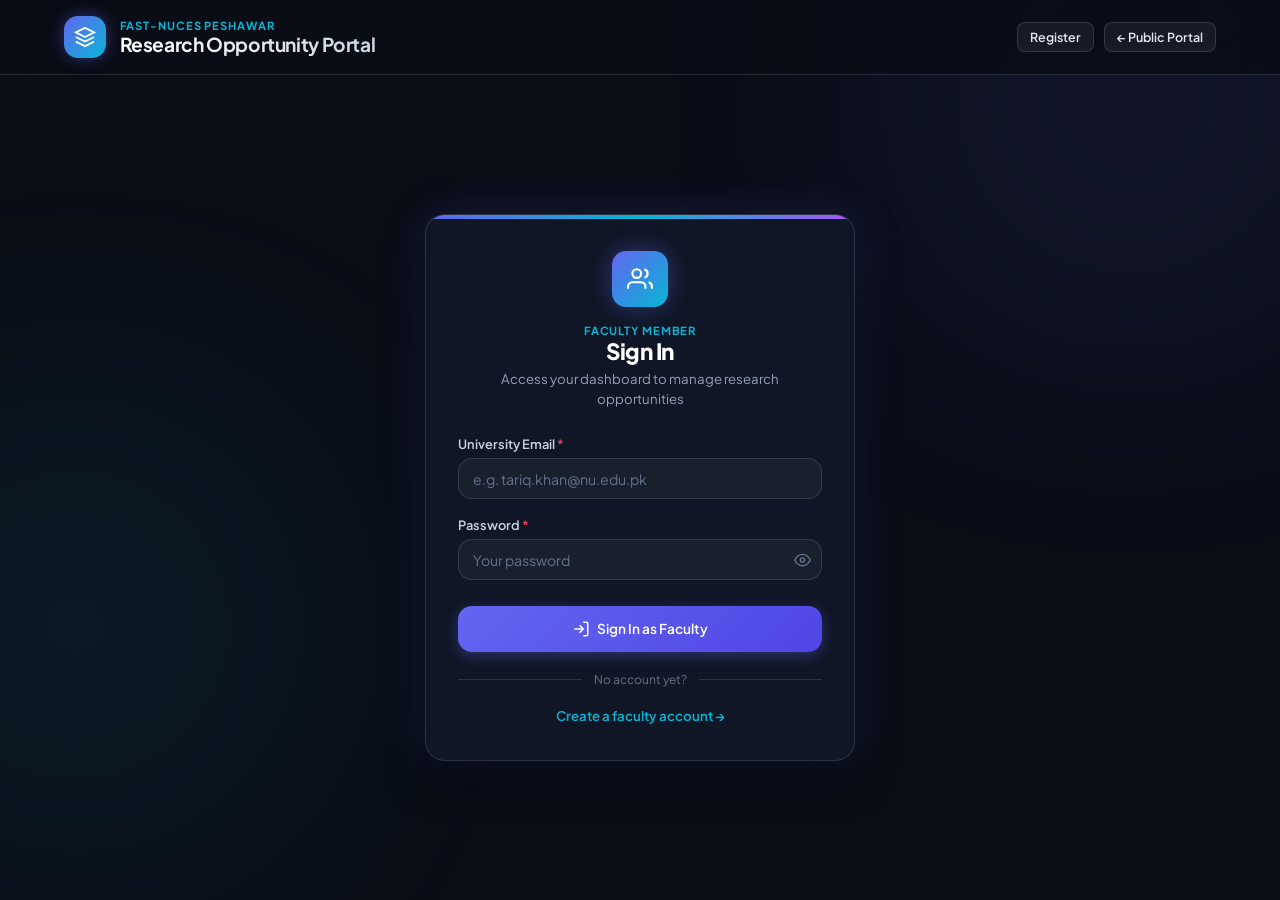
<file: frontend/faculty-login.html>
<!DOCTYPE html>
<html lang="en">
<head>
  <meta charset="UTF-8">
  <meta name="viewport" content="width=device-width, initial-scale=1.0">
  <title>FAST-NUCES | Faculty Sign In</title>
  <meta name="description" content="Faculty member login to manage university research opportunity posts.">
  <link rel="preconnect" href="https://fonts.googleapis.com">
  <link rel="preconnect" href="https://fonts.gstatic.com" crossorigin>
  <link href="https://fonts.googleapis.com/css2?family=Plus+Jakarta+Sans:wght@300;400;500;600;700;800&family=Space+Grotesk:wght@500;700&display=swap" rel="stylesheet">
  <style>
    :root{--bg:#0a0e17;--card:rgba(17,24,39,.9);--border:rgba(255,255,255,.12);--text:#f8fafc;--muted:#94a3b8;--dim:#64748b;--indigo:#6366f1;--indigo-d:#4f46e5;--cyan:#06b6d4;--emerald:#10b981;--rose:#f43f5e;--font:'Plus Jakarta Sans',system-ui,sans-serif;--r-sm:8px;--r-md:14px;--r-lg:20px;}
    *{margin:0;padding:0;box-sizing:border-box;}
    body{font-family:var(--font);background:var(--bg);color:var(--text);min-height:100vh;display:flex;flex-direction:column;overflow-x:hidden;-webkit-font-smoothing:antialiased;}
    .glow{position:fixed;border-radius:50%;filter:blur(140px);pointer-events:none;z-index:0;opacity:.32;}
    .g1{width:500px;height:500px;background:radial-gradient(circle,#6366f1,transparent 70%);top:-150px;right:-100px;}
    .g2{width:450px;height:450px;background:radial-gradient(circle,#06b6d4,transparent 70%);bottom:50px;left:-150px;}
    .app-header{position:sticky;top:0;z-index:40;background:rgba(10,14,23,.85);backdrop-filter:blur(18px);border-bottom:1px solid var(--border);}
    .hdr{max-width:1200px;margin:0 auto;padding:1rem 1.5rem;display:flex;align-items:center;justify-content:space-between;}
    .brand a{display:flex;align-items:center;gap:.85rem;text-decoration:none;}
    .logo-box{width:42px;height:42px;background:linear-gradient(135deg,var(--indigo),var(--cyan));border-radius:var(--r-md);display:flex;align-items:center;justify-content:center;color:#fff;box-shadow:0 0 15px rgba(99,102,241,.4);}
    .u-tag{font-size:.7rem;font-weight:700;text-transform:uppercase;letter-spacing:.08em;color:var(--cyan);display:block;}
    .p-title{font-size:1.2rem;font-weight:700;letter-spacing:-.02em;background:linear-gradient(to right,#fff,#cbd5e1);-webkit-background-clip:text;-webkit-text-fill-color:transparent;}
    .btn{display:inline-flex;align-items:center;justify-content:center;gap:.45rem;padding:.55rem 1rem;font-size:.85rem;font-weight:600;border-radius:var(--r-md);border:none;cursor:pointer;transition:all .2s;font-family:inherit;text-decoration:none;}
    .btn-ghost{background:rgba(255,255,255,.06);color:#e2e8f0;border:1px solid var(--border);}
    .btn-ghost:hover{background:rgba(255,255,255,.12);color:#fff;}
    .btn-sm{padding:.38rem .75rem;font-size:.78rem;border-radius:var(--r-sm);}
    .page{flex:1;display:flex;align-items:center;justify-content:center;padding:2.5rem 1.5rem;position:relative;z-index:10;}
    .card{background:var(--card);backdrop-filter:blur(20px);border:1px solid var(--border);border-radius:var(--r-lg);max-width:430px;width:100%;padding:2.25rem 2rem;box-shadow:0 16px 40px rgba(0,0,0,.5),0 0 45px rgba(99,102,241,.2);position:relative;overflow:hidden;animation:slideUp .35s cubic-bezier(.16,1,.3,1);}
    @keyframes slideUp{from{opacity:0;transform:translateY(22px) scale(.97)}to{opacity:1;transform:none}}
    .card::before{content:'';position:absolute;top:0;left:0;width:100%;height:4px;background:linear-gradient(90deg,var(--indigo),var(--cyan),#a855f7);}
    .card-hdr{text-align:center;margin-bottom:1.75rem;}
    .card-icon{width:56px;height:56px;background:linear-gradient(135deg,var(--indigo),var(--cyan));border-radius:var(--r-md);margin:0 auto 1rem;display:flex;align-items:center;justify-content:center;color:#fff;box-shadow:0 0 25px rgba(99,102,241,.4);}
    .card-title{font-size:1.4rem;font-weight:800;letter-spacing:-.02em;color:#fff;margin-bottom:.25rem;}
    .card-sub{font-size:.83rem;color:var(--muted);line-height:1.45;}
    .form-group{margin-bottom:1.1rem;}
    label{display:block;font-size:.8rem;font-weight:600;color:#cbd5e1;margin-bottom:.4rem;}
    .req{color:var(--rose);}
    .field{width:100%;padding:.65rem .9rem;background:rgba(255,255,255,.04);border:1px solid var(--border);border-radius:var(--r-md);color:#fff;font-size:.88rem;font-family:inherit;transition:all .2s;}
    .field:focus{outline:none;border-color:var(--indigo);background:rgba(255,255,255,.07);box-shadow:0 0 0 3px rgba(99,102,241,.25);}
    .field::placeholder{color:var(--dim);}
    .pw-wrap{position:relative;}
    .pw-wrap .field{padding-right:2.6rem;}
    .pw-toggle{position:absolute;right:.7rem;top:50%;transform:translateY(-50%);background:none;border:none;color:var(--dim);cursor:pointer;display:flex;align-items:center;transition:color .2s;}
    .pw-toggle:hover{color:#fff;}
    .btn-primary{background:linear-gradient(135deg,var(--indigo),var(--indigo-d));color:#fff;box-shadow:0 4px 14px rgba(99,102,241,.35);}
    .btn-primary:hover:not(:disabled){background:linear-gradient(135deg,var(--indigo-d),#4338ca);transform:translateY(-2px);box-shadow:0 6px 20px rgba(99,102,241,.5);}
    .btn-primary:disabled{opacity:.6;cursor:not-allowed;}
    .w-full{width:100%;}
    .alert{padding:.8rem 1rem;border-radius:var(--r-md);font-size:.83rem;display:flex;align-items:flex-start;gap:.6rem;margin-bottom:1.1rem;}
    .alert.danger{background:rgba(244,63,94,.15);border:1px solid rgba(244,63,94,.35);color:#fecdd3;}
    .alert.success{background:rgba(16,185,129,.15);border:1px solid rgba(16,185,129,.35);color:#a7f3d0;}
    .hidden{display:none!important;}
    .divider{display:flex;align-items:center;gap:.75rem;margin:1.25rem 0;}
    .divider-line{flex:1;height:1px;background:var(--border);}
    .divider-text{font-size:.75rem;color:var(--dim);}
    .card-footer{text-align:center;margin-top:.5rem;font-size:.83rem;color:var(--muted);}
    .card-footer a{color:var(--cyan);text-decoration:none;font-weight:600;}
    .card-footer a:hover{text-decoration:underline;}
    @keyframes spin{to{transform:rotate(360deg)}}
  </style>
</head>
<body>
  <div class="glow g1"></div>
  <div class="glow g2"></div>

  <header class="app-header">
    <div class="hdr">
      <div class="brand">
        <a href="/">
          <div class="logo-box">
            <svg width="22" height="22" viewBox="0 0 24 24" fill="none" stroke="currentColor" stroke-width="2">
              <path d="M12 2L2 7l10 5 10-5-10-5zM2 17l10 5 10-5M2 12l10 5 10-5"/>
            </svg>
          </div>
          <div>
            <span class="u-tag">FAST-NUCES Peshawar</span>
            <span class="p-title">Research Opportunity Portal</span>
          </div>
        </a>
      </div>
      <div style="display:flex;gap:.6rem;align-items:center;">
        <a href="/faculty/register" class="btn btn-ghost btn-sm">Register</a>
        <a href="/" class="btn btn-ghost btn-sm">← Public Portal</a>
      </div>
    </div>
  </header>

  <main class="page">
    <div class="card">

      <div class="card-hdr">
        <div class="card-icon">
          <svg width="26" height="26" viewBox="0 0 24 24" fill="none" stroke="currentColor" stroke-width="2">
            <path d="M17 21v-2a4 4 0 0 0-4-4H5a4 4 0 0 0-4 4v2"/>
            <circle cx="9" cy="7" r="4"/>
            <path d="M23 21v-2a4 4 0 0 0-3-3.87M16 3.13a4 4 0 0 1 0 7.75"/>
          </svg>
        </div>
        <span class="u-tag">Faculty Member</span>
        <h1 class="card-title">Sign In</h1>
        <p class="card-sub">Access your dashboard to manage research opportunities</p>
      </div>

      <div id="alertBox" class="alert danger hidden">
        <svg width="17" height="17" viewBox="0 0 24 24" fill="none" stroke="currentColor" stroke-width="2" style="flex-shrink:0;margin-top:1px">
          <circle cx="12" cy="12" r="10"/><line x1="12" y1="8" x2="12" y2="12"/><line x1="12" y1="16" x2="12.01" y2="16"/>
        </svg>
        <span id="alertText"></span>
      </div>

      <form id="loginForm" novalidate>

        <div class="form-group">
          <label for="email">University Email <span class="req">*</span></label>
          <input class="field" id="email" type="email" placeholder="e.g. tariq.khan@nu.edu.pk" autocomplete="email" required>
        </div>

        <div class="form-group">
          <label for="password">Password <span class="req">*</span></label>
          <div class="pw-wrap">
            <input class="field" id="password" type="password" placeholder="Your password" autocomplete="current-password" required>
            <button type="button" class="pw-toggle" id="pwToggle">
              <svg id="eyeIcon" width="17" height="17" viewBox="0 0 24 24" fill="none" stroke="currentColor" stroke-width="2">
                <path d="M1 12s4-8 11-8 11 8 11 8-4 8-11 8-11-8-11-8z"/><circle cx="12" cy="12" r="3"/>
              </svg>
            </button>
          </div>
        </div>

        <button type="submit" id="submitBtn" class="btn btn-primary w-full" style="height:46px;margin-top:.5rem;">
          <svg width="18" height="18" viewBox="0 0 24 24" fill="none" stroke="currentColor" stroke-width="2">
            <path d="M15 3h4a2 2 0 0 1 2 2v14a2 2 0 0 1-2 2h-4"/>
            <polyline points="10 17 15 12 10 7"/><line x1="15" y1="12" x2="3" y2="12"/>
          </svg>
          Sign In as Faculty
        </button>

      </form>

      <div class="divider">
        <div class="divider-line"></div>
        <span class="divider-text">No account yet?</span>
        <div class="divider-line"></div>
      </div>

      <div class="card-footer">
        <a href="/faculty/register">Create a faculty account →</a>
      </div>

    </div>
  </main>

  <script>
    const eyeSVG    = `<path d="M1 12s4-8 11-8 11 8 11 8-4 8-11 8-11-8-11-8z"/><circle cx="12" cy="12" r="3"/>`;
    const eyeOffSVG = `<path d="M17.94 17.94A10.07 10.07 0 0 1 12 20c-7 0-11-8-11-8a18.45 18.45 0 0 1 5.06-5.94M9.9 4.24A9.12 9.12 0 0 1 12 4c7 0 11 8 11 8a18.5 18.5 0 0 1-2.16 3.19m-6.72-1.07a3 3 0 1 1-4.24-4.24"/><line x1="1" y1="1" x2="23" y2="23"/>`;

    document.getElementById('pwToggle').addEventListener('click', () => {
      const inp = document.getElementById('password');
      const isPass = inp.type === 'password';
      inp.type = isPass ? 'text' : 'password';
      document.getElementById('eyeIcon').innerHTML = isPass ? eyeOffSVG : eyeSVG;
    });

    function showAlert(msg, type = 'danger') {
      const box = document.getElementById('alertBox');
      box.className = `alert ${type}`;
      document.getElementById('alertText').textContent = msg;
      box.classList.remove('hidden');
    }

    document.getElementById('loginForm').addEventListener('submit', async (e) => {
      e.preventDefault();
      document.getElementById('alertBox').classList.add('hidden');

      const email    = document.getElementById('email').value.trim();
      const password = document.getElementById('password').value;

      if (!email || !password) {
        showAlert('Please enter your email and password.', 'danger');
        return;
      }

      const btn = document.getElementById('submitBtn');
      btn.disabled = true;
      btn.innerHTML = `<span style="display:inline-block;width:16px;height:16px;border:2px solid rgba(255,255,255,.3);border-top-color:#fff;border-radius:50%;animation:spin .8s linear infinite;"></span>&nbsp;Signing in...`;

      try {
        const res  = await fetch('/api/faculty/login', {
          method: 'POST',
          headers: { 'Content-Type': 'application/json' },
          credentials: 'include',
          body: JSON.stringify({ email, password })
        });
        const data = await res.json();

        if (!res.ok) {
          showAlert(data.message || 'Invalid credentials.', 'danger');
          return;
        }

        // Persist token
        if (data.token) {
          localStorage.setItem('faculty_token', data.token);
          localStorage.setItem('faculty_user', JSON.stringify(data.faculty));
        }

        showAlert('Authenticated! Redirecting to dashboard...', 'success');
        setTimeout(() => window.location.href = '/faculty/dashboard', 700);
      } catch (err) {
        showAlert('Network error. Please try again.', 'danger');
      } finally {
        btn.disabled = false;
        btn.innerHTML = `<svg width="18" height="18" viewBox="0 0 24 24" fill="none" stroke="currentColor" stroke-width="2"><path d="M15 3h4a2 2 0 0 1 2 2v14a2 2 0 0 1-2 2h-4"/><polyline points="10 17 15 12 10 7"/><line x1="15" y1="12" x2="3" y2="12"/></svg> Sign In as Faculty`;
      }
    });
  </script>
</body>
</html>
</file>
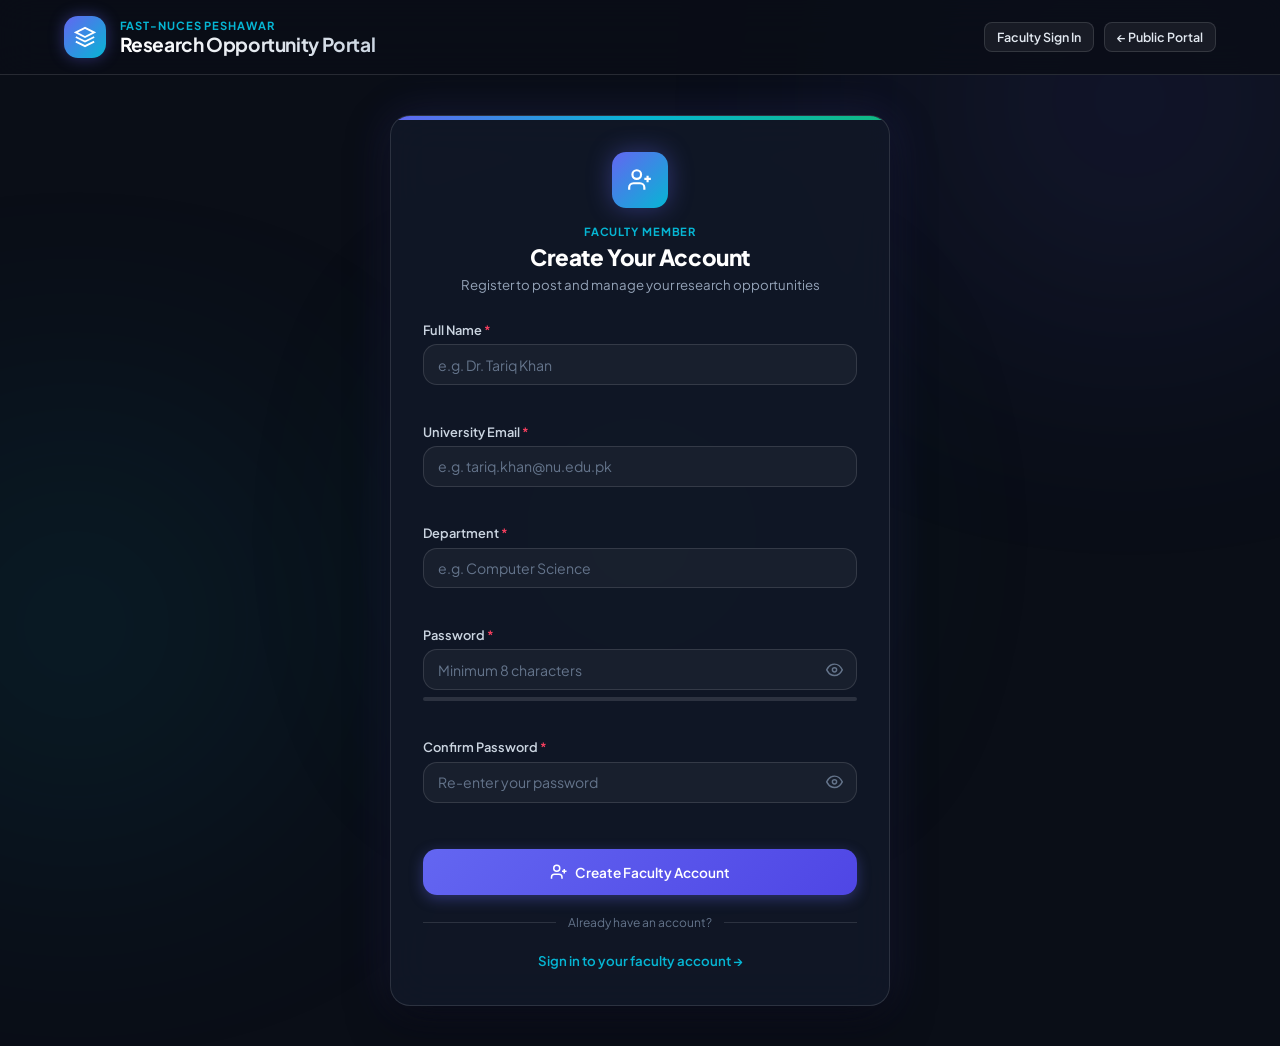
<file: frontend/faculty-register.html>
<!DOCTYPE html>
<html lang="en">
<head>
  <meta charset="UTF-8">
  <meta name="viewport" content="width=device-width, initial-scale=1.0">
  <title>FAST-NUCES | Faculty Registration</title>
  <meta name="description" content="Register as a faculty member to post and manage university research opportunities.">
  <link rel="preconnect" href="https://fonts.googleapis.com">
  <link rel="preconnect" href="https://fonts.gstatic.com" crossorigin>
  <link href="https://fonts.googleapis.com/css2?family=Plus+Jakarta+Sans:wght@300;400;500;600;700;800&family=Space+Grotesk:wght@500;700&display=swap" rel="stylesheet">
  <style>
    :root {
      --bg:          #0a0e17;
      --card-bg:     rgba(17,24,39,0.9);
      --border:      rgba(255,255,255,0.12);
      --text:        #f8fafc;
      --muted:       #94a3b8;
      --dim:         #64748b;
      --indigo:      #6366f1;
      --indigo-dark: #4f46e5;
      --cyan:        #06b6d4;
      --emerald:     #10b981;
      --rose:        #f43f5e;
      --amber:       #f59e0b;
      --font:        'Plus Jakarta Sans', system-ui, sans-serif;
      --r-sm:        8px;
      --r-md:        14px;
      --r-lg:        20px;
    }
    *{margin:0;padding:0;box-sizing:border-box;}
    body{font-family:var(--font);background:var(--bg);color:var(--text);min-height:100vh;display:flex;flex-direction:column;overflow-x:hidden;-webkit-font-smoothing:antialiased;}

    /* Glows */
    .glow{position:fixed;border-radius:50%;filter:blur(140px);pointer-events:none;z-index:0;opacity:0.3;}
    .g1{width:500px;height:500px;background:radial-gradient(circle,#6366f1,transparent 70%);top:-150px;right:-100px;}
    .g2{width:450px;height:450px;background:radial-gradient(circle,#06b6d4,transparent 70%);bottom:50px;left:-150px;}
    .g3{width:350px;height:350px;background:radial-gradient(circle,#10b981,transparent 70%);top:40%;left:50%;transform:translateX(-50%);}

    /* Header */
    .app-header{position:sticky;top:0;z-index:40;background:rgba(10,14,23,0.85);backdrop-filter:blur(18px);border-bottom:1px solid var(--border);}
    .hdr{max-width:1200px;margin:0 auto;padding:1rem 1.5rem;display:flex;align-items:center;justify-content:space-between;gap:1rem;}
    .brand a{display:flex;align-items:center;gap:0.85rem;text-decoration:none;}
    .logo-box{width:42px;height:42px;background:linear-gradient(135deg,var(--indigo),var(--cyan));border-radius:var(--r-md);display:flex;align-items:center;justify-content:center;color:#fff;box-shadow:0 0 15px rgba(99,102,241,0.4);}
    .u-tag{font-size:0.7rem;font-weight:700;text-transform:uppercase;letter-spacing:.08em;color:var(--cyan);display:block;}
    .p-title{font-size:1.2rem;font-weight:700;letter-spacing:-.02em;background:linear-gradient(to right,#fff,#cbd5e1);-webkit-background-clip:text;-webkit-text-fill-color:transparent;}
    .btn{display:inline-flex;align-items:center;justify-content:center;gap:.45rem;padding:.55rem 1rem;font-size:.85rem;font-weight:600;border-radius:var(--r-md);border:none;cursor:pointer;transition:all .2s;font-family:inherit;text-decoration:none;}
    .btn-ghost{background:rgba(255,255,255,.06);color:#e2e8f0;border:1px solid var(--border);}
    .btn-ghost:hover{background:rgba(255,255,255,.12);color:#fff;}
    .btn-sm{padding:.38rem .75rem;font-size:.78rem;border-radius:var(--r-sm);}

    /* Page */
    .page{flex:1;display:flex;align-items:center;justify-content:center;padding:2.5rem 1.5rem;position:relative;z-index:10;}
    .card{background:var(--card-bg);backdrop-filter:blur(20px);border:1px solid var(--border);border-radius:var(--r-lg);max-width:500px;width:100%;padding:2.25rem 2rem;box-shadow:0 16px 40px rgba(0,0,0,.5),0 0 45px rgba(99,102,241,.18);position:relative;overflow:hidden;animation:slideUp .35s cubic-bezier(.16,1,.3,1);}
    @keyframes slideUp{from{opacity:0;transform:translateY(22px) scale(.97)}to{opacity:1;transform:none}}
    .card::before{content:'';position:absolute;top:0;left:0;width:100%;height:4px;background:linear-gradient(90deg,var(--indigo),var(--cyan),var(--emerald));}

    /* Card Header */
    .card-hdr{text-align:center;margin-bottom:1.75rem;}
    .card-icon{width:56px;height:56px;background:linear-gradient(135deg,var(--indigo),var(--cyan));border-radius:var(--r-md);margin:0 auto 1rem;display:flex;align-items:center;justify-content:center;color:#fff;box-shadow:0 0 25px rgba(99,102,241,.4);}
    .card-hdr .u-tag{display:block;margin-bottom:.3rem;}
    .card-title{font-size:1.4rem;font-weight:800;letter-spacing:-.02em;color:#fff;margin-bottom:.25rem;}
    .card-sub{font-size:.83rem;color:var(--muted);line-height:1.45;}

    /* Form */
    .form-group{margin-bottom:1.1rem;}
    label{display:block;font-size:.8rem;font-weight:600;color:#cbd5e1;margin-bottom:.4rem;}
    .req{color:var(--rose);}
    .field{width:100%;padding:.65rem .9rem;background:rgba(255,255,255,.04);border:1px solid var(--border);border-radius:var(--r-md);color:#fff;font-size:.88rem;font-family:inherit;transition:all .2s;}
    .field:focus{outline:none;border-color:var(--indigo);background:rgba(255,255,255,.07);box-shadow:0 0 0 3px rgba(99,102,241,.25);}
    .field::placeholder{color:var(--dim);}
    .field-err{display:block;font-size:.75rem;color:#fda4af;margin-top:.3rem;min-height:1rem;}

    /* Password wrapper */
    .pw-wrap{position:relative;}
    .pw-wrap .field{padding-right:2.6rem;}
    .pw-toggle{position:absolute;right:.7rem;top:50%;transform:translateY(-50%);background:none;border:none;color:var(--dim);cursor:pointer;display:flex;align-items:center;transition:color .2s;padding:.2rem;}
    .pw-toggle:hover{color:#fff;}

    /* Divider */
    .divider{display:flex;align-items:center;gap:.75rem;margin:1.25rem 0;}
    .divider-line{flex:1;height:1px;background:var(--border);}
    .divider-text{font-size:.75rem;color:var(--dim);white-space:nowrap;}

    /* Buttons */
    .btn-primary{background:linear-gradient(135deg,var(--indigo),var(--indigo-dark));color:#fff;box-shadow:0 4px 14px rgba(99,102,241,.35);}
    .btn-primary:hover:not(:disabled){background:linear-gradient(135deg,var(--indigo-dark),#4338ca);transform:translateY(-2px);box-shadow:0 6px 20px rgba(99,102,241,.5);}
    .btn-primary:disabled{opacity:.6;cursor:not-allowed;}
    .w-full{width:100%;}

    /* Alert */
    .alert{padding:.8rem 1rem;border-radius:var(--r-md);font-size:.83rem;display:flex;align-items:flex-start;gap:.6rem;margin-bottom:1.1rem;}
    .alert.danger{background:rgba(244,63,94,.15);border:1px solid rgba(244,63,94,.35);color:#fecdd3;}
    .alert.success{background:rgba(16,185,129,.15);border:1px solid rgba(16,185,129,.35);color:#a7f3d0;}
    .hidden{display:none!important;}

    /* Footer links */
    .card-footer{text-align:center;margin-top:1.4rem;font-size:.83rem;color:var(--muted);}
    .card-footer a{color:var(--cyan);text-decoration:none;font-weight:600;}
    .card-footer a:hover{text-decoration:underline;}

    /* Strength meter */
    .strength-bar{height:4px;border-radius:2px;margin-top:.45rem;background:var(--border);overflow:hidden;}
    .strength-fill{height:100%;border-radius:2px;width:0;transition:width .3s,background .3s;}
    .strength-label{font-size:.72rem;margin-top:.3rem;}

    @keyframes spin{to{transform:rotate(360deg)}}
  </style>
</head>
<body>
  <div class="glow g1"></div>
  <div class="glow g2"></div>
  <div class="glow g3"></div>

  <header class="app-header">
    <div class="hdr">
      <div class="brand">
        <a href="/">
          <div class="logo-box">
            <svg width="22" height="22" viewBox="0 0 24 24" fill="none" stroke="currentColor" stroke-width="2">
              <path d="M12 2L2 7l10 5 10-5-10-5zM2 17l10 5 10-5M2 12l10 5 10-5"/>
            </svg>
          </div>
          <div>
            <span class="u-tag">FAST-NUCES Peshawar</span>
            <span class="p-title">Research Opportunity Portal</span>
          </div>
        </a>
      </div>
      <div style="display:flex;gap:.6rem;align-items:center;">
        <a href="/faculty/login" class="btn btn-ghost btn-sm">Faculty Sign In</a>
        <a href="/" class="btn btn-ghost btn-sm">← Public Portal</a>
      </div>
    </div>
  </header>

  <main class="page">
    <div class="card">

      <div class="card-hdr">
        <div class="card-icon">
          <svg width="26" height="26" viewBox="0 0 24 24" fill="none" stroke="currentColor" stroke-width="2">
            <path d="M16 21v-2a4 4 0 0 0-4-4H6a4 4 0 0 0-4 4v2"/>
            <circle cx="9" cy="7" r="4"/>
            <line x1="19" y1="8" x2="19" y2="14"/>
            <line x1="22" y1="11" x2="16" y2="11"/>
          </svg>
        </div>
        <span class="u-tag">Faculty Member</span>
        <h1 class="card-title">Create Your Account</h1>
        <p class="card-sub">Register to post and manage your research opportunities</p>
      </div>

      <!-- Alert -->
      <div id="alertBox" class="alert danger hidden">
        <svg width="17" height="17" viewBox="0 0 24 24" fill="none" stroke="currentColor" stroke-width="2" style="flex-shrink:0;margin-top:1px">
          <circle cx="12" cy="12" r="10"/><line x1="12" y1="8" x2="12" y2="12"/><line x1="12" y1="16" x2="12.01" y2="16"/>
        </svg>
        <span id="alertText"></span>
      </div>

      <form id="regForm" novalidate>

        <div class="form-group">
          <label for="fullName">Full Name <span class="req">*</span></label>
          <input class="field" id="fullName" type="text" placeholder="e.g. Dr. Tariq Khan" autocomplete="name" required>
          <span class="field-err" id="err_fullName"></span>
        </div>

        <div class="form-group">
          <label for="email">University Email <span class="req">*</span></label>
          <input class="field" id="email" type="email" placeholder="e.g. tariq.khan@nu.edu.pk" autocomplete="email" required>
          <span class="field-err" id="err_email"></span>
        </div>

        <div class="form-group">
          <label for="department">Department <span class="req">*</span></label>
          <input class="field" id="department" type="text" placeholder="e.g. Computer Science" autocomplete="organization" required>
          <span class="field-err" id="err_department"></span>
        </div>

        <div class="form-group">
          <label for="password">Password <span class="req">*</span></label>
          <div class="pw-wrap">
            <input class="field" id="password" type="password" placeholder="Minimum 8 characters" autocomplete="new-password" required>
            <button type="button" class="pw-toggle" id="pwToggle1" title="Show/Hide Password">
              <svg id="eye1" width="17" height="17" viewBox="0 0 24 24" fill="none" stroke="currentColor" stroke-width="2">
                <path d="M1 12s4-8 11-8 11 8 11 8-4 8-11 8-11-8-11-8z"/><circle cx="12" cy="12" r="3"/>
              </svg>
            </button>
          </div>
          <div class="strength-bar"><div class="strength-fill" id="strengthFill"></div></div>
          <div class="strength-label" id="strengthLabel" style="color:var(--dim)"></div>
          <span class="field-err" id="err_password"></span>
        </div>

        <div class="form-group">
          <label for="confirmPassword">Confirm Password <span class="req">*</span></label>
          <div class="pw-wrap">
            <input class="field" id="confirmPassword" type="password" placeholder="Re-enter your password" autocomplete="new-password" required>
            <button type="button" class="pw-toggle" id="pwToggle2" title="Show/Hide Password">
              <svg id="eye2" width="17" height="17" viewBox="0 0 24 24" fill="none" stroke="currentColor" stroke-width="2">
                <path d="M1 12s4-8 11-8 11 8 11 8-4 8-11 8-11-8-11-8z"/><circle cx="12" cy="12" r="3"/>
              </svg>
            </button>
          </div>
          <span class="field-err" id="err_confirm"></span>
        </div>

        <button type="submit" id="submitBtn" class="btn btn-primary w-full" style="height:46px;margin-top:.5rem;">
          <svg width="18" height="18" viewBox="0 0 24 24" fill="none" stroke="currentColor" stroke-width="2">
            <path d="M16 21v-2a4 4 0 0 0-4-4H6a4 4 0 0 0-4 4v2"/>
            <circle cx="9" cy="7" r="4"/>
            <line x1="19" y1="8" x2="19" y2="14"/><line x1="22" y1="11" x2="16" y2="11"/>
          </svg>
          Create Faculty Account
        </button>
      </form>

      <div class="divider">
        <div class="divider-line"></div>
        <span class="divider-text">Already have an account?</span>
        <div class="divider-line"></div>
      </div>

      <div class="card-footer">
        <a href="/faculty/login">Sign in to your faculty account →</a>
      </div>

    </div>
  </main>

  <script>
    const eyeSVG  = `<path d="M1 12s4-8 11-8 11 8 11 8-4 8-11 8-11-8-11-8z"/><circle cx="12" cy="12" r="3"/>`;
    const eyeOffSVG = `<path d="M17.94 17.94A10.07 10.07 0 0 1 12 20c-7 0-11-8-11-8a18.45 18.45 0 0 1 5.06-5.94M9.9 4.24A9.12 9.12 0 0 1 12 4c7 0 11 8 11 8a18.5 18.5 0 0 1-2.16 3.19m-6.72-1.07a3 3 0 1 1-4.24-4.24"/><line x1="1" y1="1" x2="23" y2="23"/>`;

    function makeToggle(btnId, inputId, eyeId) {
      document.getElementById(btnId).addEventListener('click', () => {
        const inp = document.getElementById(inputId);
        const isPass = inp.type === 'password';
        inp.type = isPass ? 'text' : 'password';
        document.getElementById(eyeId).innerHTML = isPass ? eyeOffSVG : eyeSVG;
      });
    }
    makeToggle('pwToggle1', 'password', 'eye1');
    makeToggle('pwToggle2', 'confirmPassword', 'eye2');

    // Password strength
    document.getElementById('password').addEventListener('input', function() {
      const v = this.value;
      let score = 0;
      if (v.length >= 8) score++;
      if (/[A-Z]/.test(v)) score++;
      if (/[0-9]/.test(v)) score++;
      if (/[^A-Za-z0-9]/.test(v)) score++;
      const fill = document.getElementById('strengthFill');
      const lbl  = document.getElementById('strengthLabel');
      const pct  = (score / 4) * 100;
      const colors = ['#ef4444','#f59e0b','#06b6d4','#10b981'];
      const labels = ['Too weak','Fair','Good','Strong'];
      fill.style.width = pct + '%';
      fill.style.background = colors[score - 1] || '#ef4444';
      lbl.textContent = v.length ? labels[score - 1] || 'Too weak' : '';
      lbl.style.color  = colors[score - 1] || '#ef4444';
    });

    function clearErrors() {
      ['err_fullName','err_email','err_department','err_password','err_confirm'].forEach(id => {
        document.getElementById(id).textContent = '';
      });
    }

    function setError(id, msg) {
      document.getElementById(id).textContent = msg;
    }

    function showAlert(msg, type = 'danger') {
      const box = document.getElementById('alertBox');
      box.className = `alert ${type}`;
      document.getElementById('alertText').textContent = msg;
      box.classList.remove('hidden');
      box.scrollIntoView({ behavior: 'smooth', block: 'nearest' });
    }

    document.getElementById('regForm').addEventListener('submit', async (e) => {
      e.preventDefault();
      clearErrors();
      document.getElementById('alertBox').classList.add('hidden');

      const fullName  = document.getElementById('fullName').value.trim();
      const email     = document.getElementById('email').value.trim();
      const department= document.getElementById('department').value.trim();
      const password  = document.getElementById('password').value;
      const confirm   = document.getElementById('confirmPassword').value;

      let valid = true;
      if (!fullName)                        { setError('err_fullName', 'Full name is required.');            valid=false; }
      if (!email || !/^[^@\s]+@[^@\s]+\.[^@\s]+$/.test(email)) { setError('err_email', 'A valid email is required.'); valid=false; }
      if (!department)                      { setError('err_department', 'Department is required.');          valid=false; }
      if (password.length < 8)              { setError('err_password', 'Minimum 8 characters required.');    valid=false; }
      if (password !== confirm)             { setError('err_confirm', 'Passwords do not match.');            valid=false; }
      if (!valid) return;

      const btn = document.getElementById('submitBtn');
      btn.disabled = true;
      btn.innerHTML = `<span style="display:inline-block;width:16px;height:16px;border:2px solid rgba(255,255,255,.3);border-top-color:#fff;border-radius:50%;animation:spin .8s linear infinite;"></span>&nbsp;Creating account...`;

      try {
        const res = await fetch('/api/faculty/register', {
          method: 'POST',
          headers: { 'Content-Type': 'application/json' },
          body: JSON.stringify({ full_name: fullName, email, department, password, confirm_password: confirm })
        });
        const data = await res.json();

        if (!res.ok) {
          if (data.fields) {
            Object.entries(data.fields).forEach(([k, v]) => {
              const map = { full_name:'err_fullName', email:'err_email', department:'err_department', password:'err_password', confirm_password:'err_confirm' };
              if (map[k]) setError(map[k], v);
            });
            showAlert('Please correct the errors above.', 'danger');
          } else {
            showAlert(data.message || 'Registration failed.', 'danger');
          }
          return;
        }

        showAlert('Account created! Redirecting to sign in...', 'success');
        setTimeout(() => window.location.href = '/faculty/login', 1400);
      } catch (err) {
        showAlert('Network error. Please try again.', 'danger');
      } finally {
        btn.disabled = false;
        btn.innerHTML = `<svg width="18" height="18" viewBox="0 0 24 24" fill="none" stroke="currentColor" stroke-width="2"><path d="M16 21v-2a4 4 0 0 0-4-4H6a4 4 0 0 0-4 4v2"/><circle cx="9" cy="7" r="4"/><line x1="19" y1="8" x2="19" y2="14"/><line x1="22" y1="11" x2="16" y2="11"/></svg> Create Faculty Account`;
      }
    });
  </script>
</body>
</html>
</file>
